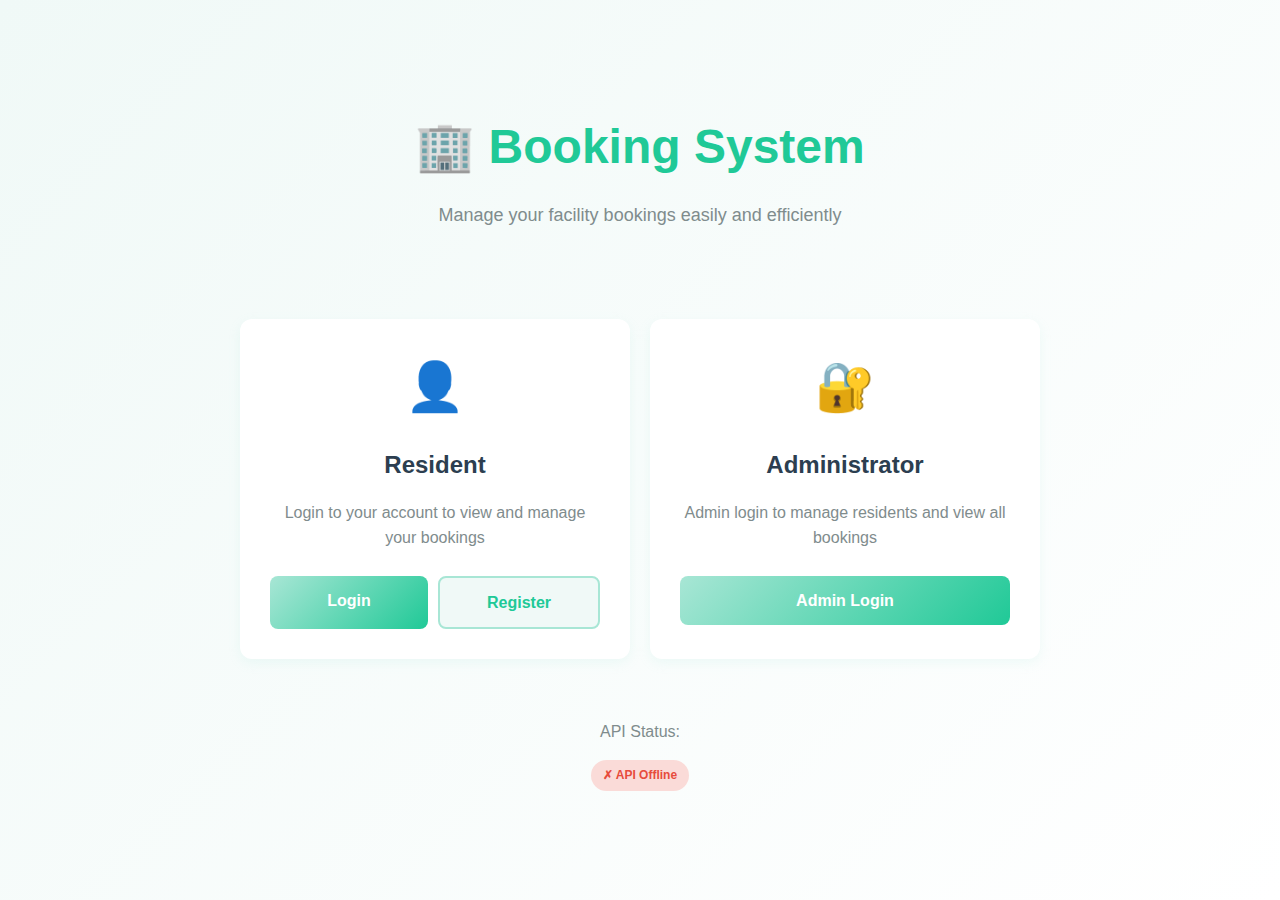
<file: BookingSystem.UI/index.html>
<!DOCTYPE html>
<html lang="en">
<head>
  <meta charset="UTF-8">
  <meta name="viewport" content="width=device-width, initial-scale=1.0">
  <title>Booking System - Welcome</title>
  <link rel="stylesheet" href="css/styles.css">
</head>
<body>
  <div class="container">
    <div style="min-height: 100vh; display: flex; flex-direction: column; justify-content: center; align-items: center;">
      <div style="text-align: center; margin-bottom: 60px;">
        <h1 style="font-size: 48px; color: var(--primary-dark); margin-bottom: 15px;">🏢 Booking System</h1>
        <p style="font-size: 18px; color: var(--text-light); margin-bottom: 30px;">
          Manage your facility bookings easily and efficiently
        </p>
      </div>

      <div class="grid grid-2" style="max-width: 800px;">
        <!-- Resident Card -->
        <div class="card" style="text-align: center;">
          <div style="font-size: 48px; margin-bottom: 20px;">👤</div>
          <h2 style="margin-bottom: 15px;">Resident</h2>
          <p style="color: var(--text-light); margin-bottom: 25px;">
            Login to your account to view and manage your bookings
          </p>
          <div style="display: flex; gap: 10px;">
            <a href="pages/resident-login.html" class="btn btn-primary" style="flex: 1;">Login</a>
            <a href="pages/resident-register.html" class="btn btn-secondary" style="flex: 1;">Register</a>
          </div>
        </div>

        <!-- Admin Card -->
        <div class="card" style="text-align: center;">
          <div style="font-size: 48px; margin-bottom: 20px;">🔐</div>
          <h2 style="margin-bottom: 15px;">Administrator</h2>
          <p style="color: var(--text-light); margin-bottom: 25px;">
            Admin login to manage residents and view all bookings
          </p>
          <a href="pages/admin-login.html" class="btn btn-primary" style="width: 100%;">Admin Login</a>
        </div>
      </div>

      <!-- Status Check -->
      <div style="margin-top: 60px; text-align: center;">
        <p style="color: var(--text-light); margin-bottom: 15px;">API Status:</p>
        <span id="status-badge" class="badge badge-pending">Checking...</span>
      </div>
    </div>
  </div>

  <script src="js/api-client.js"></script>
  <script>
    // Check API status
    ApiClient.getHealth()
      .then(() => {
        const badge = document.getElementById('status-badge');
        badge.className = 'badge badge-success';
        badge.textContent = '✓ API Online';
      })
      .catch(() => {
        const badge = document.getElementById('status-badge');
        badge.className = 'badge badge-cancelled';
        badge.textContent = '✗ API Offline';
      });
  </script>
</body>
</html>
</file>
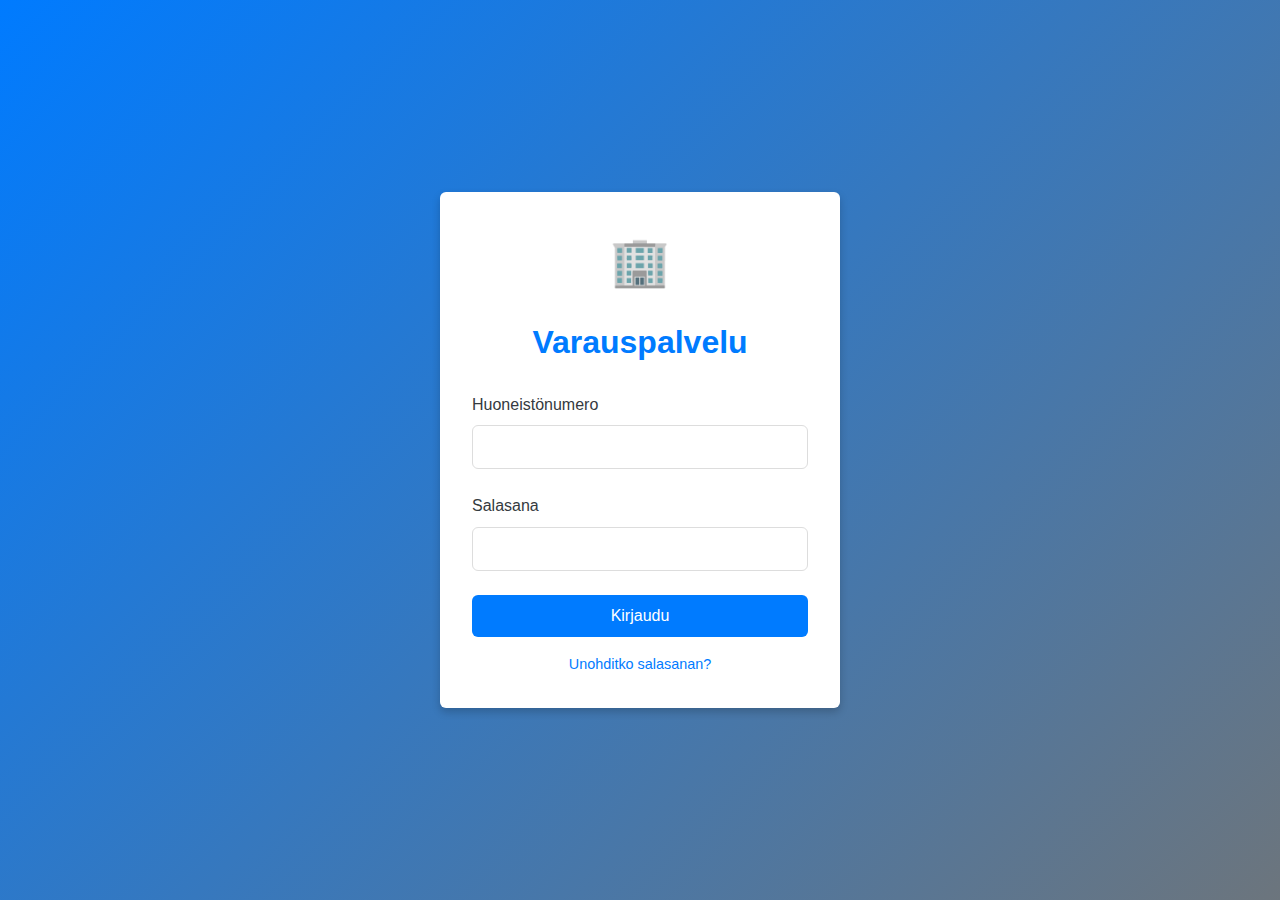
<file: BookingSystem.Web/wwwroot/index.html>
<!DOCTYPE html>
<html lang="fi">

<head>
    <meta charset="UTF-8">
    <meta name="viewport" content="width=device-width, initial-scale=1.0">
    <title>Varauspalvelu - Kirjautuminen</title>
    <link rel="stylesheet" href="css/style.css">
</head>

<body>
    <div class="login-container">
        <div class="login-card">
            <div class="logo">🏢</div>
            <h1>Varauspalvelu</h1>

            <form id="loginForm">
                <div class="form-group">
                    <label for="apartmentNumber">Huoneistönumero</label>
                    <input type="text" id="apartmentNumber" name="apartmentNumber" required>
                </div>

                <div class="form-group">
                    <label for="password">Salasana</label>
                    <input type="password" id="password" name="password" required>
                </div>

                <button type="submit" class="btn btn-primary btn-full">Kirjaudu</button>
            </form>

            <div id="errorMessage" class="error-message"></div>

            <p style="text-align: center; margin-top: 1rem; font-size: 0.9rem;">
                <a href="#" style="color: var(--primary-color); text-decoration: none;">Unohditko salasanan?</a>
            </p>
        </div>
    </div>

    <script src="js/api-client.js"></script>
    <script src="js/auth.js"></script>
</body>

</html>
</file>
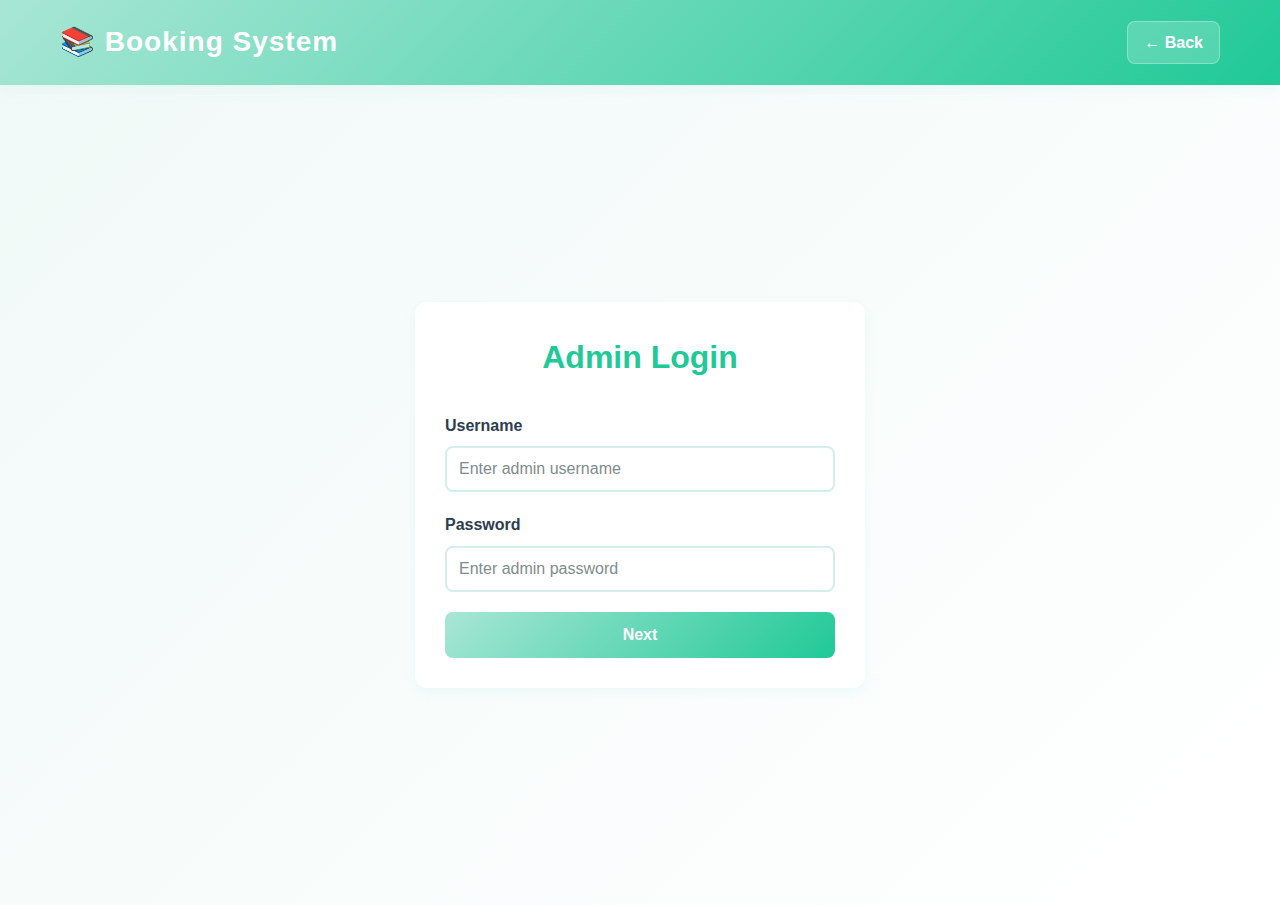
<file: BookingSystem.UI/pages/admin-login.html>
<!DOCTYPE html>
<html lang="en">
<head>
  <meta charset="UTF-8">
  <meta name="viewport" content="width=device-width, initial-scale=1.0">
  <title>Admin Login - Booking System</title>
  <link rel="stylesheet" href="../css/styles.css">
</head>
<body>
  <header>
    <div class="container">
      <div class="header-content">
        <div class="logo">📚 Booking System</div>
        <a href="../index.html" class="btn btn-logout">← Back</a>
      </div>
    </div>
  </header>

  <div class="container">
    <div style="min-height: calc(100vh - 80px); display: flex; justify-content: center; align-items: center;">
      <div class="card" style="max-width: 450px; width: 100%;">
        <h1 style="text-align: center; margin-bottom: 30px; color: var(--primary-dark);">Admin Login</h1>

        <div id="alert-container"></div>

        <!-- Step 1: Admin Credentials -->
        <form id="adminLoginForm" class="step-form">
          <div class="form-group">
            <label for="username">Username</label>
            <input 
              type="text" 
              id="username" 
              name="username" 
              placeholder="Enter admin username" 
              required
            >
          </div>

          <div class="form-group">
            <label for="password">Password</label>
            <input 
              type="password" 
              id="password" 
              name="password" 
              placeholder="Enter admin password" 
              required
            >
          </div>

          <button type="submit" class="btn btn-primary" style="width: 100%; padding: 14px;" data-text="Next">
            Next
          </button>
        </form>

        <!-- Step 2: 2FA Code -->
        <form id="twoFactorForm" class="step-form hidden">
          <div style="background: var(--primary-light); padding: 15px; border-radius: 8px; margin-bottom: 20px; text-align: center;">
            <p style="color: var(--primary-dark); margin: 0;">A 6-digit code has been sent to your email</p>
          </div>

          <div class="form-group">
            <label for="twoFactorCode">Verification Code</label>
            <input 
              type="text" 
              id="twoFactorCode" 
              name="twoFactorCode" 
              placeholder="Enter 6-digit code" 
              maxlength="6"
              required
            >
          </div>

          <button type="submit" class="btn btn-primary" style="width: 100%; padding: 14px;" data-text="Verify & Login">
            Verify & Login
          </button>

          <button type="button" class="btn btn-secondary" style="width: 100%; margin-top: 10px; padding: 14px;" onclick="goBackToLogin()">
            Back
          </button>
        </form>
      </div>
    </div>
  </div>

  <script src="../js/api-client.js"></script>
  <script>
    let adminId = null;

    const loginForm = document.getElementById('adminLoginForm');
    const twoFactorForm = document.getElementById('twoFactorForm');
    const alertContainer = document.getElementById('alert-container');

    loginForm.addEventListener('submit', async (e) => {
      e.preventDefault();

      const username = document.getElementById('username').value;
      const password = document.getElementById('password').value;
      const submitBtn = loginForm.querySelector('button[type="submit"]');

      try {
        setLoading(submitBtn, true);
        const result = await ApiClient.adminLogin(username, password);

        adminId = result.adminId;

        // Move to 2FA step
        loginForm.classList.add('hidden');
        twoFactorForm.classList.remove('hidden');
        alertContainer.innerHTML = '';
      } catch (error) {
        setLoading(submitBtn, false);
        const alert = document.createElement('div');
        alert.className = 'alert alert-error';
        alert.textContent = error.message;
        alertContainer.innerHTML = '';
        alertContainer.appendChild(alert);
      }
    });

    twoFactorForm.addEventListener('submit', async (e) => {
      e.preventDefault();

      const code = document.getElementById('twoFactorCode').value;
      const submitBtn = twoFactorForm.querySelector('button[type="submit"]');

      try {
        setLoading(submitBtn, true);
        const result = await ApiClient.verify2FA(adminId, code);

        SessionManager.setSession('admin', {
          adminId: adminId,
          username: document.getElementById('username').value,
          token: result.token
        });

        window.location.href = 'admin-dashboard.html';
      } catch (error) {
        setLoading(submitBtn, false);
        const alert = document.createElement('div');
        alert.className = 'alert alert-error';
        alert.textContent = error.message;
        alertContainer.innerHTML = '';
        alertContainer.appendChild(alert);
      }
    });

    function goBackToLogin() {
      twoFactorForm.classList.add('hidden');
      loginForm.classList.remove('hidden');
      alertContainer.innerHTML = '';
      document.getElementById('username').value = '';
      document.getElementById('password').value = '';
      document.getElementById('twoFactorCode').value = '';
      adminId = null;
    }
  </script>

  <style>
    .step-form.hidden {
      display: none;
    }
  </style>
</body>
</html>
</file>
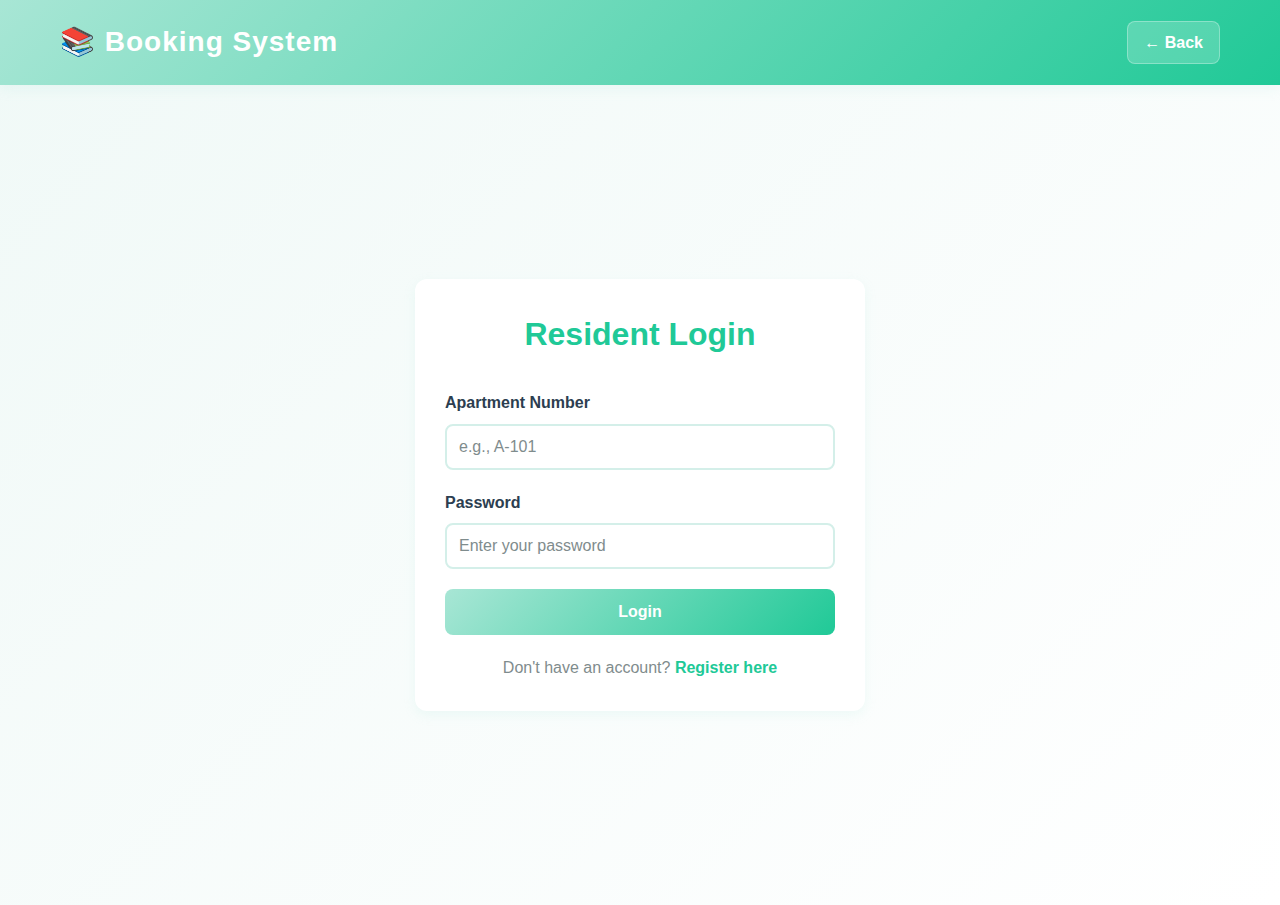
<file: BookingSystem.UI/pages/resident-login.html>
<!DOCTYPE html>
<html lang="en">
<head>
  <meta charset="UTF-8">
  <meta name="viewport" content="width=device-width, initial-scale=1.0">
  <title>Resident Login - Booking System</title>
  <link rel="stylesheet" href="../css/styles.css">
</head>
<body>
  <header>
    <div class="container">
      <div class="header-content">
        <div class="logo">📚 Booking System</div>
        <a href="../index.html" class="btn btn-logout">← Back</a>
      </div>
    </div>
  </header>

  <div class="container">
    <div style="min-height: calc(100vh - 80px); display: flex; justify-content: center; align-items: center;">
      <div class="card" style="max-width: 450px; width: 100%;">
        <h1 style="text-align: center; margin-bottom: 30px; color: var(--primary-dark);">Resident Login</h1>

        <div id="alert-container"></div>

        <form id="loginForm">
          <div class="form-group">
            <label for="apartmentNumber">Apartment Number</label>
            <input 
              type="text" 
              id="apartmentNumber" 
              name="apartmentNumber" 
              placeholder="e.g., A-101" 
              required
            >
          </div>

          <div class="form-group">
            <label for="password">Password</label>
            <input 
              type="password" 
              id="password" 
              name="password" 
              placeholder="Enter your password" 
              required
            >
          </div>

          <button type="submit" class="btn btn-primary" style="width: 100%; padding: 14px;" data-text="Login">
            Login
          </button>
        </form>

        <div style="text-align: center; margin-top: 20px;">
          <p style="color: var(--text-light);">Don't have an account? 
            <a href="resident-register.html" style="color: var(--primary-dark); font-weight: 600; text-decoration: none;">Register here</a>
          </p>
        </div>
      </div>
    </div>
  </div>

  <script src="../js/api-client.js"></script>
  <script>
    const form = document.getElementById('loginForm');
    const alertContainer = document.getElementById('alert-container');

    form.addEventListener('submit', async (e) => {
      e.preventDefault();

      const apartmentNumber = document.getElementById('apartmentNumber').value;
      const password = document.getElementById('password').value;
      const submitBtn = form.querySelector('button[type="submit"]');

      try {
        setLoading(submitBtn, true);
        const result = await ApiClient.loginResident(apartmentNumber, password);

        // Check if account is activated
        if (result.requiresActivation) {
          SessionManager.setSession('resident-pending-activation', {
            residentId: result.residentId,
            apartmentNumber: apartmentNumber,
            token: result.residentId
          });
          window.location.href = 'resident-activate.html';
        } else {
          SessionManager.setSession('resident', {
            residentId: result.residentId,
            apartmentNumber: apartmentNumber,
            token: result.token
          });
          window.location.href = 'resident-dashboard.html';
        }
      } catch (error) {
        setLoading(submitBtn, false);
        const alert = document.createElement('div');
        alert.className = 'alert alert-error';
        alert.textContent = error.message;
        alertContainer.innerHTML = '';
        alertContainer.appendChild(alert);
      }
    });
  </script>
</body>
</html>
</file>
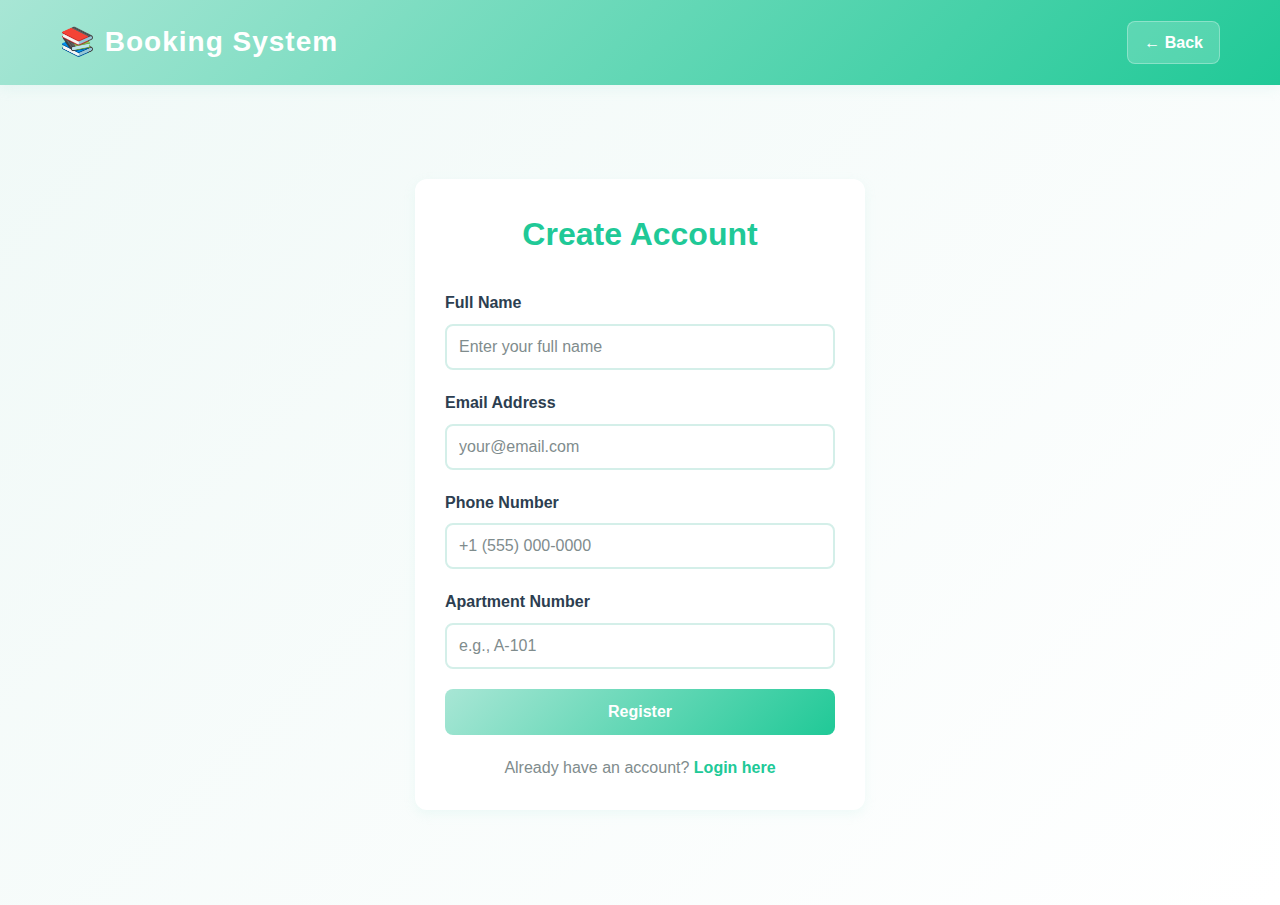
<file: BookingSystem.UI/pages/resident-register.html>
<!DOCTYPE html>
<html lang="en">
<head>
  <meta charset="UTF-8">
  <meta name="viewport" content="width=device-width, initial-scale=1.0">
  <title>Resident Register - Booking System</title>
  <link rel="stylesheet" href="../css/styles.css">
</head>
<body>
  <header>
    <div class="container">
      <div class="header-content">
        <div class="logo">📚 Booking System</div>
        <a href="../index.html" class="btn btn-logout">← Back</a>
      </div>
    </div>
  </header>

  <div class="container">
    <div style="min-height: calc(100vh - 80px); display: flex; justify-content: center; align-items: center;">
      <div class="card" style="max-width: 450px; width: 100%;">
        <h1 style="text-align: center; margin-bottom: 30px; color: var(--primary-dark);">Create Account</h1>

        <div id="alert-container"></div>

        <form id="registerForm">
          <div class="form-group">
            <label for="name">Full Name</label>
            <input 
              type="text" 
              id="name" 
              name="name" 
              placeholder="Enter your full name" 
              required
            >
          </div>

          <div class="form-group">
            <label for="email">Email Address</label>
            <input 
              type="email" 
              id="email" 
              name="email" 
              placeholder="your@email.com" 
              required
            >
          </div>

          <div class="form-group">
            <label for="phone">Phone Number</label>
            <input 
              type="text" 
              id="phone" 
              name="phone" 
              placeholder="+1 (555) 000-0000" 
              required
            >
          </div>

          <div class="form-group">
            <label for="apartmentNumber">Apartment Number</label>
            <input 
              type="text" 
              id="apartmentNumber" 
              name="apartmentNumber" 
              placeholder="e.g., A-101" 
              required
            >
          </div>

          <button type="submit" class="btn btn-primary" style="width: 100%; padding: 14px;" data-text="Register">
            Register
          </button>
        </form>

        <div style="text-align: center; margin-top: 20px;">
          <p style="color: var(--text-light);">Already have an account? 
            <a href="resident-login.html" style="color: var(--primary-dark); font-weight: 600; text-decoration: none;">Login here</a>
          </p>
        </div>
      </div>
    </div>
  </div>

  <script src="../js/api-client.js"></script>
  <script>
    const form = document.getElementById('registerForm');
    const alertContainer = document.getElementById('alert-container');

    form.addEventListener('submit', async (e) => {
      e.preventDefault();

      const data = {
        name: document.getElementById('name').value,
        email: document.getElementById('email').value,
        phone: document.getElementById('phone').value,
        apartmentNumber: document.getElementById('apartmentNumber').value,
      };

      const submitBtn = form.querySelector('button[type="submit"]');

      try {
        setLoading(submitBtn, true);
        const result = await ApiClient.registerResident(data);

        const alert = document.createElement('div');
        alert.className = 'alert alert-success';
        alert.textContent = '✓ Registration successful! Check your email for activation link.';
        alertContainer.innerHTML = '';
        alertContainer.appendChild(alert);

        setTimeout(() => {
          window.location.href = 'resident-login.html';
        }, 2000);
      } catch (error) {
        setLoading(submitBtn, false);
        const alert = document.createElement('div');
        alert.className = 'alert alert-error';
        alert.textContent = error.message;
        alertContainer.innerHTML = '';
        alertContainer.appendChild(alert);
      }
    });
  </script>
</body>
</html>
</file>
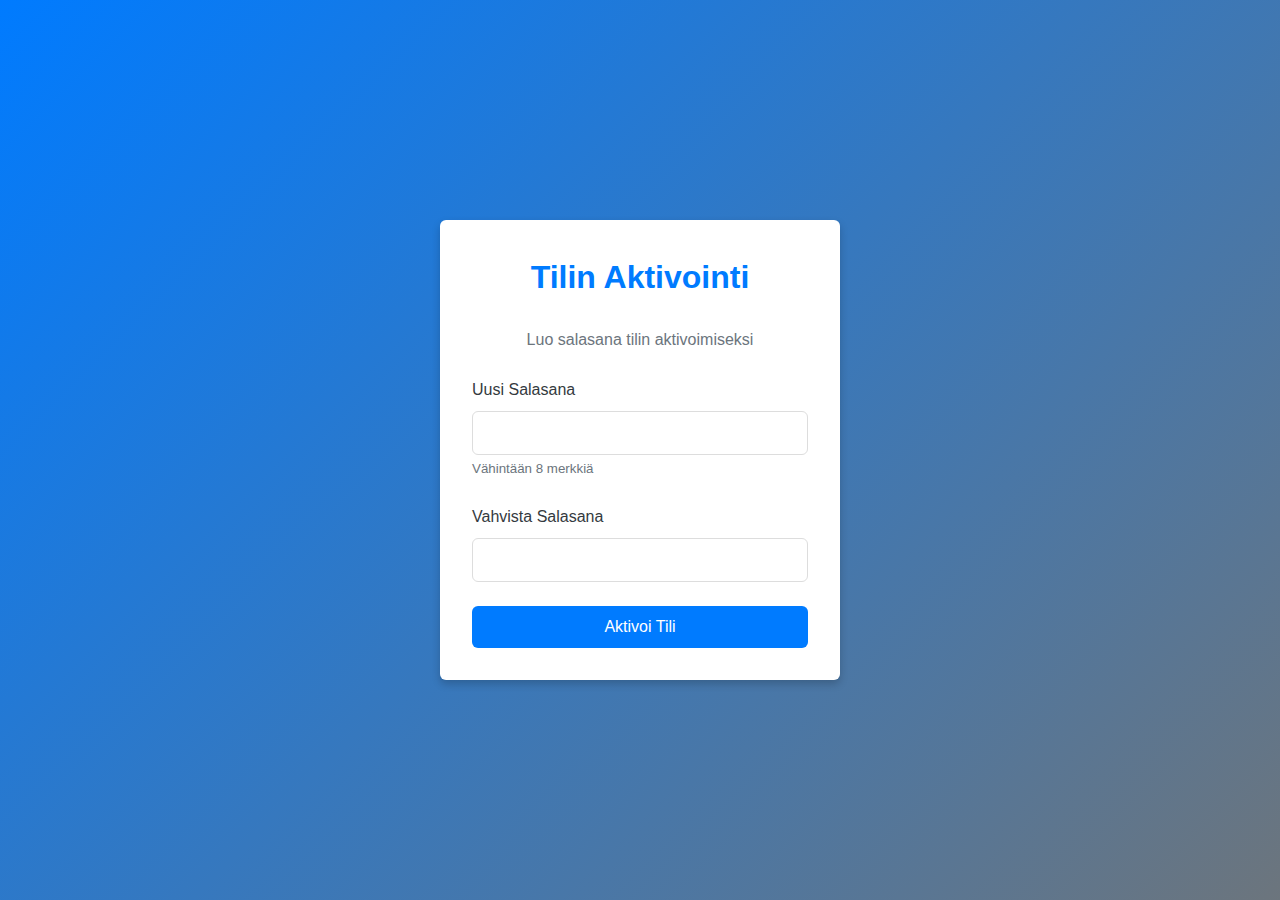
<file: BookingSystem.Web/wwwroot/activation.html>
<!DOCTYPE html>
<html lang="fi">

<head>
    <meta charset="UTF-8">
    <meta name="viewport" content="width=device-width, initial-scale=1.0">
    <title>Tilin Aktivointi - Varauspalvelu</title>
    <link rel="stylesheet" href="css/style.css">
</head>

<body>
    <div class="login-container">
        <div class="login-card">
            <h1>Tilin Aktivointi</h1>
            <p style="text-align: center; margin-bottom: 1.5rem; color: var(--secondary-color);">
                Luo salasana tilin aktivoimiseksi
            </p>

            <form id="activationForm">
                <div class="form-group">
                    <label for="newPassword">Uusi Salasana</label>
                    <input type="password" id="newPassword" name="newPassword" required minlength="8">
                    <small style="color: var(--secondary-color);">Vähintään 8 merkkiä</small>
                </div>

                <div class="form-group">
                    <label for="confirmPassword">Vahvista Salasana</label>
                    <input type="password" id="confirmPassword" name="confirmPassword" required minlength="8">
                </div>

                <button type="submit" class="btn btn-primary btn-full">Aktivoi Tili</button>
            </form>

            <div id="errorMessage" class="error-message"></div>
            <div id="successMessage" class="success-message"></div>
        </div>
    </div>

    <script src="js/api-client.js"></script>
    <script src="js/auth.js"></script>
</body>

</html>
</file>
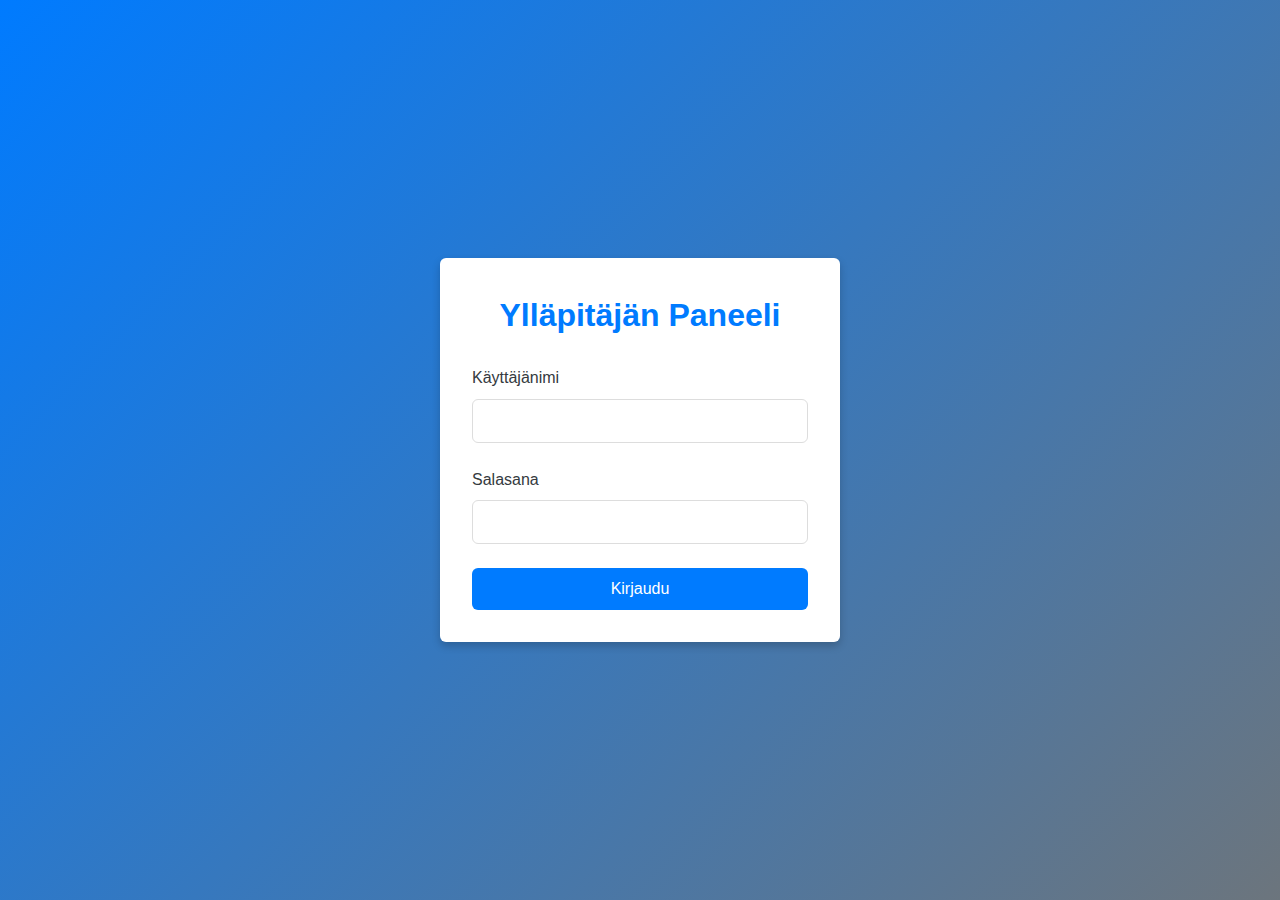
<file: BookingSystem.Web/wwwroot/admin-login.html>
<!DOCTYPE html>
<html lang="fi">

<head>
    <meta charset="UTF-8">
    <meta name="viewport" content="width=device-width, initial-scale=1.0">
    <title>Ylläpitäjän Kirjautuminen - Varauspalvelu</title>
    <link rel="stylesheet" href="css/style.css">
</head>

<body>
    <div class="login-container">
        <div class="login-card">
            <h1>Ylläpitäjän Paneeli</h1>

            <form id="adminLoginForm">
                <div class="form-group">
                    <label for="username">Käyttäjänimi</label>
                    <input type="text" id="username" name="username" required>
                </div>

                <div class="form-group">
                    <label for="password">Salasana</label>
                    <input type="password" id="password" name="password" required>
                </div>

                <div id="twoFactorSection" style="display: none;">
                    <div class="form-group">
                        <label for="twoFactorCode">2FA-koodi (kuusi numeroa)</label>
                        <input type="text" id="twoFactorCode" name="twoFactorCode" maxlength="6" pattern="\d{6}">
                    </div>
                    <button type="button" id="verifyTwoFactorBtn" class="btn btn-primary btn-full">Vahvista 2FA</button>
                </div>

                <button type="submit" class="btn btn-primary btn-full">Kirjaudu</button>
            </form>

            <div id="errorMessage" class="error-message"></div>
        </div>
    </div>

    <script src="js/api-client.js?v=2"></script>
    <script src="js/auth.js?v=2"></script>
    <script>
        // Diagnostic logging to help identify client-side issues
        try {
            console.log('admin-login.html loaded');
            console.log('apiClient present:', typeof apiClient !== 'undefined');
            const form = document.getElementById('adminLoginForm');
            form?.addEventListener('submit', function (e) {
                console.log('adminLoginForm submit fired');
            });
        } catch (err) {
            console.error('Diagnostic script error:', err);
            const errEl = document.getElementById('errorMessage');
            if (errEl) errEl.textContent = 'Sivulla tapahtui virhe: ' + err.message;
        }
    </script>
</body>

</html>
</file>
<file: BookingSystem.UI/css/styles.css>
/* Booking System - Global Styles */
:root {
  --primary-mint: #A8E6D5;
  --primary-dark: #20C997;
  --primary-light: #E0F7F4;
  --secondary-light: #F0F9F7;
  --text-dark: #2C3E50;
  --text-light: #7F8C8D;
  --border-color: #D4EFE9;
  --error-color: #E74C3C;
  --success-color: #27AE60;
  --warning-color: #F39C12;
  --background: #FFFFFF;
  --shadow: 0 4px 12px rgba(160, 230, 213, 0.15);
  --shadow-hover: 0 8px 20px rgba(160, 230, 213, 0.25);
}

* {
  margin: 0;
  padding: 0;
  box-sizing: border-box;
}

html, body {
  font-family: 'Segoe UI', Tahoma, Geneva, Verdana, sans-serif;
  background: linear-gradient(135deg, #F0F9F7 0%, #FFFFFF 100%);
  color: var(--text-dark);
  line-height: 1.6;
  min-height: 100vh;
}

/* Utility Classes */
.container {
  max-width: 1200px;
  margin: 0 auto;
  padding: 0 20px;
}

.card {
  background: var(--background);
  border-radius: 12px;
  padding: 30px;
  box-shadow: var(--shadow);
  transition: all 0.3s ease;
}

.card:hover {
  box-shadow: var(--shadow-hover);
  transform: translateY(-2px);
}

.btn {
  display: inline-block;
  padding: 12px 28px;
  border: none;
  border-radius: 8px;
  font-size: 16px;
  font-weight: 600;
  cursor: pointer;
  transition: all 0.3s ease;
  text-decoration: none;
  text-align: center;
}

.btn-primary {
  background: linear-gradient(135deg, var(--primary-mint) 0%, var(--primary-dark) 100%);
  color: white;
}

.btn-primary:hover {
  transform: translateY(-2px);
  box-shadow: var(--shadow-hover);
}

.btn-secondary {
  background: var(--secondary-light);
  color: var(--primary-dark);
  border: 2px solid var(--primary-mint);
}

.btn-secondary:hover {
  background: var(--primary-light);
}

.btn-danger {
  background: var(--error-color);
  color: white;
}

.btn-danger:hover {
  opacity: 0.9;
}

.btn-success {
  background: var(--success-color);
  color: white;
}

.btn:disabled {
  opacity: 0.5;
  cursor: not-allowed;
}

/* Header & Navigation */
header {
  background: linear-gradient(135deg, var(--primary-mint) 0%, var(--primary-dark) 100%);
  color: white;
  padding: 20px 0;
  box-shadow: var(--shadow);
}

.header-content {
  display: flex;
  justify-content: space-between;
  align-items: center;
}

.logo {
  font-size: 28px;
  font-weight: 700;
  letter-spacing: 1px;
}

.user-info {
  display: flex;
  align-items: center;
  gap: 20px;
}

.user-name {
  font-size: 14px;
  opacity: 0.95;
}

.btn-logout {
  background: rgba(255, 255, 255, 0.2);
  color: white;
  padding: 8px 16px;
  border: 1px solid rgba(255, 255, 255, 0.3);
}

.btn-logout:hover {
  background: rgba(255, 255, 255, 0.3);
}

/* Forms */
.form-group {
  margin-bottom: 20px;
}

label {
  display: block;
  margin-bottom: 8px;
  font-weight: 600;
  color: var(--text-dark);
}

input[type="text"],
input[type="email"],
input[type="password"],
input[type="date"],
input[type="time"],
select,
textarea {
  width: 100%;
  padding: 12px;
  border: 2px solid var(--border-color);
  border-radius: 8px;
  font-size: 16px;
  transition: all 0.3s ease;
  font-family: inherit;
}

input[type="text"]:focus,
input[type="email"]:focus,
input[type="password"]:focus,
input[type="date"]:focus,
input[type="time"]:focus,
select:focus,
textarea:focus {
  outline: none;
  border-color: var(--primary-dark);
  box-shadow: 0 0 0 3px var(--primary-light);
}

input::placeholder {
  color: var(--text-light);
}

/* Alerts */
.alert {
  padding: 15px 20px;
  border-radius: 8px;
  margin-bottom: 20px;
  display: flex;
  align-items: center;
  gap: 10px;
}

.alert-success {
  background: #E8F8F5;
  color: var(--success-color);
  border-left: 4px solid var(--success-color);
}

.alert-error {
  background: #FADBD8;
  color: var(--error-color);
  border-left: 4px solid var(--error-color);
}

.alert-info {
  background: var(--primary-light);
  color: var(--primary-dark);
  border-left: 4px solid var(--primary-dark);
}

/* Modal */
.modal {
  display: none;
  position: fixed;
  z-index: 1000;
  left: 0;
  top: 0;
  width: 100%;
  height: 100%;
  background-color: rgba(0, 0, 0, 0.4);
  animation: fadeIn 0.3s ease;
}

.modal.active {
  display: flex;
  justify-content: center;
  align-items: center;
}

.modal-content {
  background-color: var(--background);
  padding: 30px;
  border-radius: 12px;
  width: 90%;
  max-width: 500px;
  box-shadow: var(--shadow-hover);
  animation: slideUp 0.3s ease;
}

.modal-header {
  margin-bottom: 20px;
}

.modal-header h2 {
  color: var(--text-dark);
}

.modal-close {
  float: right;
  font-size: 28px;
  font-weight: bold;
  color: var(--text-light);
  cursor: pointer;
  background: none;
  border: none;
}

.modal-close:hover {
  color: var(--text-dark);
}

/* Grid */
.grid {
  display: grid;
  gap: 20px;
}

.grid-2 {
  grid-template-columns: repeat(auto-fit, minmax(300px, 1fr));
}

.grid-3 {
  grid-template-columns: repeat(auto-fit, minmax(250px, 1fr));
}

/* Tables */
table {
  width: 100%;
  border-collapse: collapse;
  margin-top: 20px;
}

thead {
  background: var(--primary-light);
  border-bottom: 2px solid var(--border-color);
}

th {
  padding: 15px;
  text-align: left;
  font-weight: 600;
  color: var(--primary-dark);
}

td {
  padding: 15px;
  border-bottom: 1px solid var(--border-color);
}

tbody tr:hover {
  background: var(--secondary-light);
}

/* Status Badge */
.badge {
  display: inline-block;
  padding: 6px 12px;
  border-radius: 20px;
  font-size: 12px;
  font-weight: 600;
}

.badge-success {
  background: #E8F8F5;
  color: var(--success-color);
}

.badge-pending {
  background: #FEF5E7;
  color: var(--warning-color);
}

.badge-cancelled {
  background: #FADBD8;
  color: var(--error-color);
}

.badge-available {
  background: var(--primary-light);
  color: var(--primary-dark);
}

/* Loading Spinner */
.spinner {
  display: inline-block;
  width: 20px;
  height: 20px;
  border: 3px solid var(--border-color);
  border-radius: 50%;
  border-top-color: var(--primary-dark);
  animation: spin 0.8s linear infinite;
}

@keyframes spin {
  to { transform: rotate(360deg); }
}

@keyframes fadeIn {
  from { opacity: 0; }
  to { opacity: 1; }
}

@keyframes slideUp {
  from {
    opacity: 0;
    transform: translateY(20px);
  }
  to {
    opacity: 1;
    transform: translateY(0);
  }
}

/* Responsive */
@media (max-width: 768px) {
  .card {
    padding: 20px;
  }

  .header-content {
    flex-direction: column;
    gap: 15px;
  }

  .grid-2,
  .grid-3 {
    grid-template-columns: 1fr;
  }

  table {
    font-size: 14px;
  }

  th, td {
    padding: 10px;
  }
}

/* Utility Classes */
.text-center {
  text-align: center;
}

.text-right {
  text-align: right;
}

.mt-20 {
  margin-top: 20px;
}

.mb-20 {
  margin-bottom: 20px;
}

.mt-40 {
  margin-top: 40px;
}

.mb-40 {
  margin-bottom: 40px;
}

.gap-20 {
  gap: 20px;
}

.flex {
  display: flex;
}

.flex-between {
  display: flex;
  justify-content: space-between;
  align-items: center;
}

.flex-center {
  display: flex;
  justify-content: center;
  align-items: center;
}

.hidden {
  display: none;
}

.text-muted {
  color: var(--text-light);
}

.text-success {
  color: var(--success-color);
}

.text-error {
  color: var(--error-color);
}
</file>
<file: BookingSystem.Web/wwwroot/css/style.css>
:root {
    --primary-color: #007bff;
    --secondary-color: #6c757d;
    --success-color: #28a745;
    --danger-color: #dc3545;
    --warning-color: #ffc107;
    --light-color: #f8f9fa;
    --dark-color: #343a40;
    --green-available: #28a745;
    --red-booked: #dc3545;

    --border-radius: 6px;
    --transition: all 0.3s ease;
}

* {
    margin: 0;
    padding: 0;
    box-sizing: border-box;
}

body {
    font-family: 'Segoe UI', Tahoma, Geneva, Verdana, sans-serif;
    background-color: #f5f5f5;
    color: var(--dark-color);
    line-height: 1.6;
}

.navbar {
    background-color: var(--primary-color);
    color: white;
    padding: 1rem 0;
    box-shadow: 0 2px 4px rgba(0, 0, 0, 0.1);
}

.nav-container {
    display: flex;
    justify-content: space-between;
    align-items: center;
    max-width: 1200px;
    margin: 0 auto;
    padding: 0 1rem;
}

.nav-links {
    display: flex;
    gap: 1rem;
    align-items: center;
}

.nav-links a {
    color: white;
    text-decoration: none;
    padding: 0.5rem 1rem;
    border-radius: var(--border-radius);
    transition: var(--transition);
}

.nav-links a:hover {
    background-color: rgba(255, 255, 255, 0.1);
}

.container {
    max-width: 1200px;
    margin: 2rem auto;
    padding: 0 1rem;
}

.login-container {
    display: flex;
    justify-content: center;
    align-items: center;
    min-height: 100vh;
    background: linear-gradient(135deg, var(--primary-color), var(--secondary-color));
}

.login-card {
    background: white;
    padding: 2rem;
    border-radius: var(--border-radius);
    box-shadow: 0 4px 8px rgba(0, 0, 0, 0.2);
    width: 100%;
    max-width: 400px;
}

.login-card h1 {
    text-align: center;
    margin-bottom: 1.5rem;
    color: var(--primary-color);
}

.logo {
    text-align: center;
    font-size: 3rem;
    margin-bottom: 1rem;
}

.form-group {
    margin-bottom: 1.5rem;
}

.form-group label {
    display: block;
    margin-bottom: 0.5rem;
    font-weight: 500;
    color: var(--dark-color);
}

.form-group input,
.form-group select,
.form-group textarea {
    width: 100%;
    padding: 0.75rem;
    border: 1px solid #ddd;
    border-radius: var(--border-radius);
    font-size: 1rem;
    transition: var(--transition);
}

.form-group input:focus,
.form-group select:focus,
.form-group textarea:focus {
    outline: none;
    border-color: var(--primary-color);
    box-shadow: 0 0 0 3px rgba(0, 123, 255, 0.25);
}

.btn {
    padding: 0.75rem 1.5rem;
    border: none;
    border-radius: var(--border-radius);
    font-size: 1rem;
    cursor: pointer;
    transition: var(--transition);
    font-weight: 500;
}

.btn-primary {
    background-color: var(--primary-color);
    color: white;
}

.btn-primary:hover {
    background-color: #0056b3;
}

.btn-secondary {
    background-color: var(--secondary-color);
    color: white;
}

.btn-secondary:hover {
    background-color: #545b62;
}

.btn-success {
    background-color: var(--success-color);
    color: white;
}

.btn-success:hover {
    background-color: #218838;
}

.btn-danger {
    background-color: var(--danger-color);
    color: white;
}

.btn-danger:hover {
    background-color: #c82333;
}

.btn-full {
    width: 100%;
}

.btn-logout {
    background-color: transparent;
    color: white;
    border: 1px solid white;
}

.btn-logout:hover {
    background-color: rgba(255, 255, 255, 0.2);
}

.error-message {
    background-color: #f8d7da;
    border: 1px solid #f5c6cb;
    color: #721c24;
    padding: 1rem;
    border-radius: var(--border-radius);
    margin-bottom: 1rem;
    display: none;
}

.error-message.show {
    display: block;
}

.success-message {
    background-color: #d4edda;
    border: 1px solid #c3e6cb;
    color: #155724;
    padding: 1rem;
    border-radius: var(--border-radius);
    margin-bottom: 1rem;
    display: none;
}

.success-message.show {
    display: block;
}

.info-message {
    background-color: #d1ecf1;
    border: 1px solid #bee5eb;
    color: #0c5460;
    padding: 1rem;
    border-radius: var(--border-radius);
    margin-bottom: 1rem;
}

.time-slots {
    display: grid;
    grid-template-columns: repeat(auto-fill, minmax(150px, 1fr));
    gap: 1rem;
    margin: 1rem 0;
}

.time-slot {
    padding: 1rem;
    border-radius: var(--border-radius);
    text-align: center;
    cursor: pointer;
    transition: var(--transition);
    border: 2px solid transparent;
    font-weight: 500;
}

.time-slot.available {
    background-color: #d4edda;
    color: #155724;
    border-color: var(--green-available);
}

.time-slot.available:hover {
    background-color: var(--green-available);
    color: white;
    transform: translateY(-2px);
}

.time-slot.booked {
    background-color: #f8d7da;
    color: #721c24;
    cursor: not-allowed;
}

.time-slot.selected {
    background-color: var(--primary-color);
    color: white;
    border-color: #0056b3;
}

.selected-slot-info {
    background-color: var(--light-color);
    padding: 1.5rem;
    border-radius: var(--border-radius);
    border-left: 4px solid var(--primary-color);
    margin-top: 2rem;
    display: none;
}

.selected-slot-info h3 {
    color: var(--primary-color);
    margin-bottom: 1rem;
}

.selected-slot-info p {
    margin-bottom: 1rem;
    font-size: 1.1rem;
}

.table-container {
    background: white;
    border-radius: var(--border-radius);
    box-shadow: 0 2px 4px rgba(0, 0, 0, 0.1);
    overflow-x: auto;
    margin-top: 1rem;
}

table {
    width: 100%;
    border-collapse: collapse;
}

thead {
    background-color: var(--light-color);
    border-bottom: 2px solid #ddd;
}

th {
    padding: 1rem;
    text-align: left;
    font-weight: 600;
    color: var(--dark-color);
}

td {
    padding: 1rem;
    border-bottom: 1px solid #ddd;
}

tbody tr:hover {
    background-color: #f9f9f9;
}

.bookings-list {
    display: grid;
    grid-template-columns: repeat(auto-fill, minmax(300px, 1fr));
    gap: 1rem;
    margin-top: 1rem;
}

.booking-card {
    background: white;
    padding: 1.5rem;
    border-radius: var(--border-radius);
    box-shadow: 0 2px 4px rgba(0, 0, 0, 0.1);
    transition: var(--transition);
}

.booking-card:hover {
    box-shadow: 0 4px 8px rgba(0, 0, 0, 0.15);
}

.booking-card h3 {
    color: var(--primary-color);
    margin-bottom: 0.5rem;
}

.booking-card .time {
    font-size: 1.2rem;
    color: var(--dark-color);
    margin-bottom: 0.5rem;
}

.booking-card .icon {
    font-size: 2rem;
    margin-bottom: 0.5rem;
}

.modal {
    position: fixed;
    z-index: 1000;
    left: 0;
    top: 0;
    width: 100%;
    height: 100%;
    background-color: rgba(0, 0, 0, 0.5);
    display: none;
}

.modal-content {
    background-color: white;
    margin: 5% auto;
    padding: 2rem;
    border-radius: var(--border-radius);
    width: 90%;
    max-width: 500px;
}

.close {
    color: var(--dark-color);
    float: right;
    font-size: 2rem;
    font-weight: bold;
    cursor: pointer;
}

.close:hover {
    color: var(--primary-color);
}

.booking-controls,
.admin-controls {
    display: flex;
    gap: 1rem;
    margin-bottom: 1rem;
}

.facility-section {
    margin: 1.5rem 0;
}

.facility-grid {
    display: grid;
    grid-template-columns: repeat(auto-fit, minmax(140px, 1fr));
    gap: 1rem;
    margin-top: 1rem;
}

.facility-card {
    background: white;
    border: 2px solid #ddd;
    border-radius: var(--border-radius);
    padding: 1rem;
    text-align: center;
    cursor: pointer;
    transition: var(--transition);
    box-shadow: 0 2px 4px rgba(0, 0, 0, 0.08);
}

.facility-card .icon {
    font-size: 2.5rem;
    margin-bottom: 0.5rem;
}

.facility-card.selected {
    border-color: var(--primary-color);
    box-shadow: 0 0 0 3px rgba(0, 123, 255, 0.15);
}

.facility-card:hover {
    transform: translateY(-2px);
}

.date-picker {
    padding: 0.75rem;
    border: 1px solid #ddd;
    border-radius: var(--border-radius);
}

@media (max-width: 768px) {
    .nav-container {
        flex-direction: column;
        gap: 1rem;
    }

    .nav-links {
        flex-direction: column;
        width: 100%;
    }

    .time-slots {
        grid-template-columns: repeat(auto-fill, minmax(100px, 1fr));
    }

    .bookings-list {
        grid-template-columns: 1fr;
    }

    .booking-controls,
    .admin-controls {
        flex-direction: column;
    }
}

@media (max-width: 480px) {
    .login-card {
        padding: 1.5rem;
    }

    .container {
        padding: 0 0.5rem;
    }

    h1,
    h2 {
        font-size: 1.5rem;
    }
}
</file>
